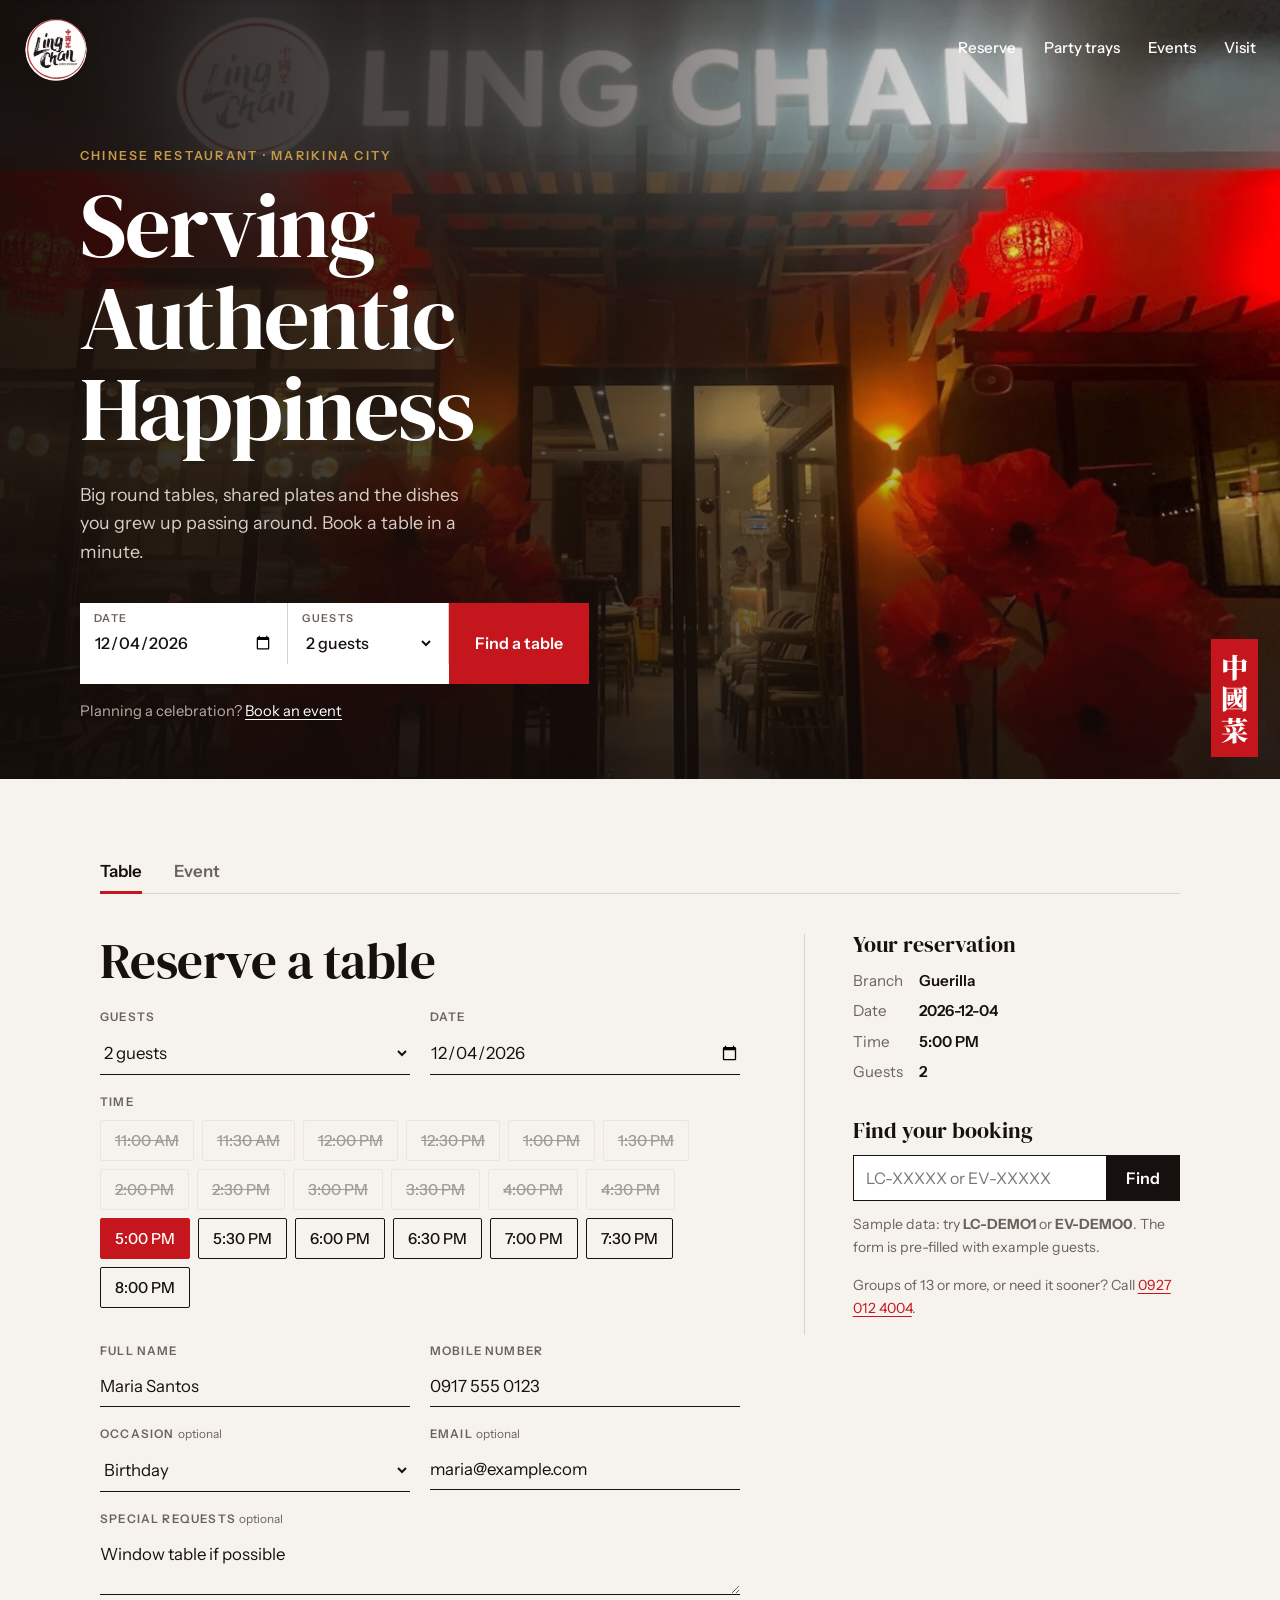
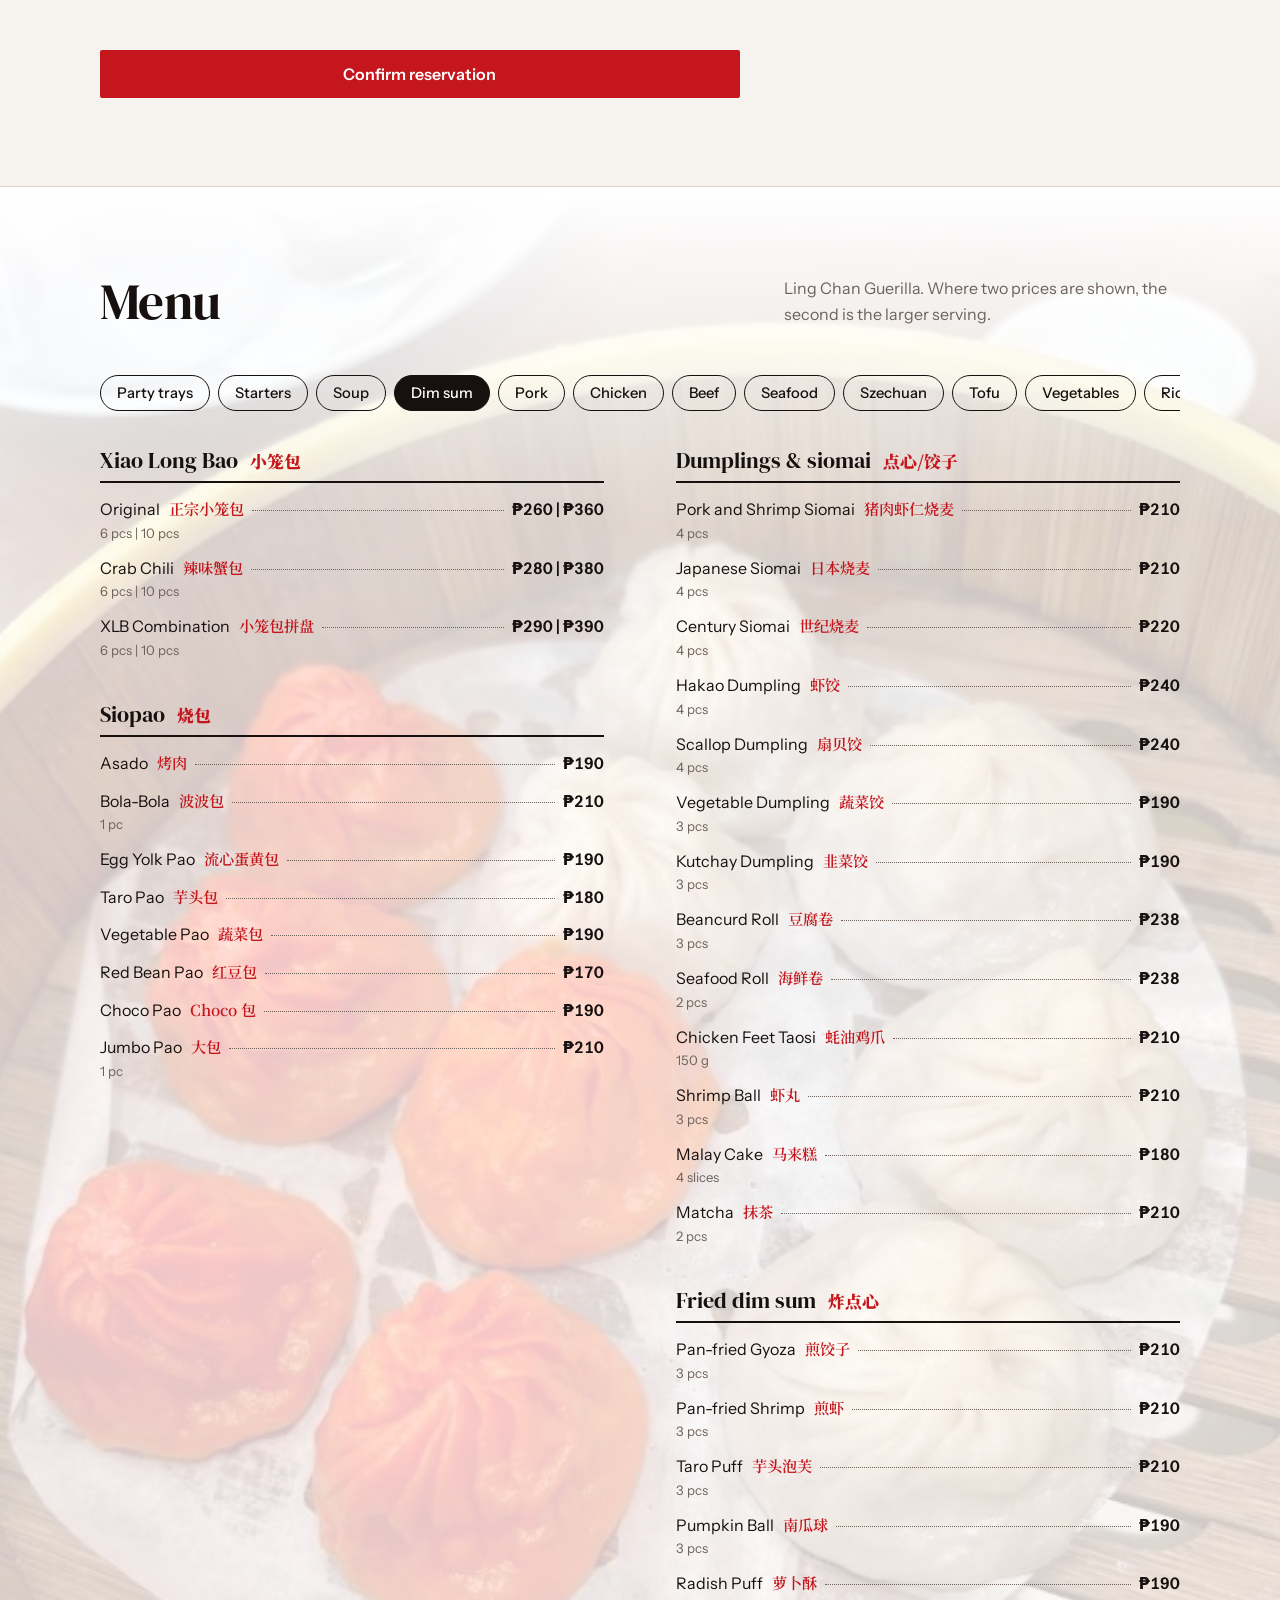
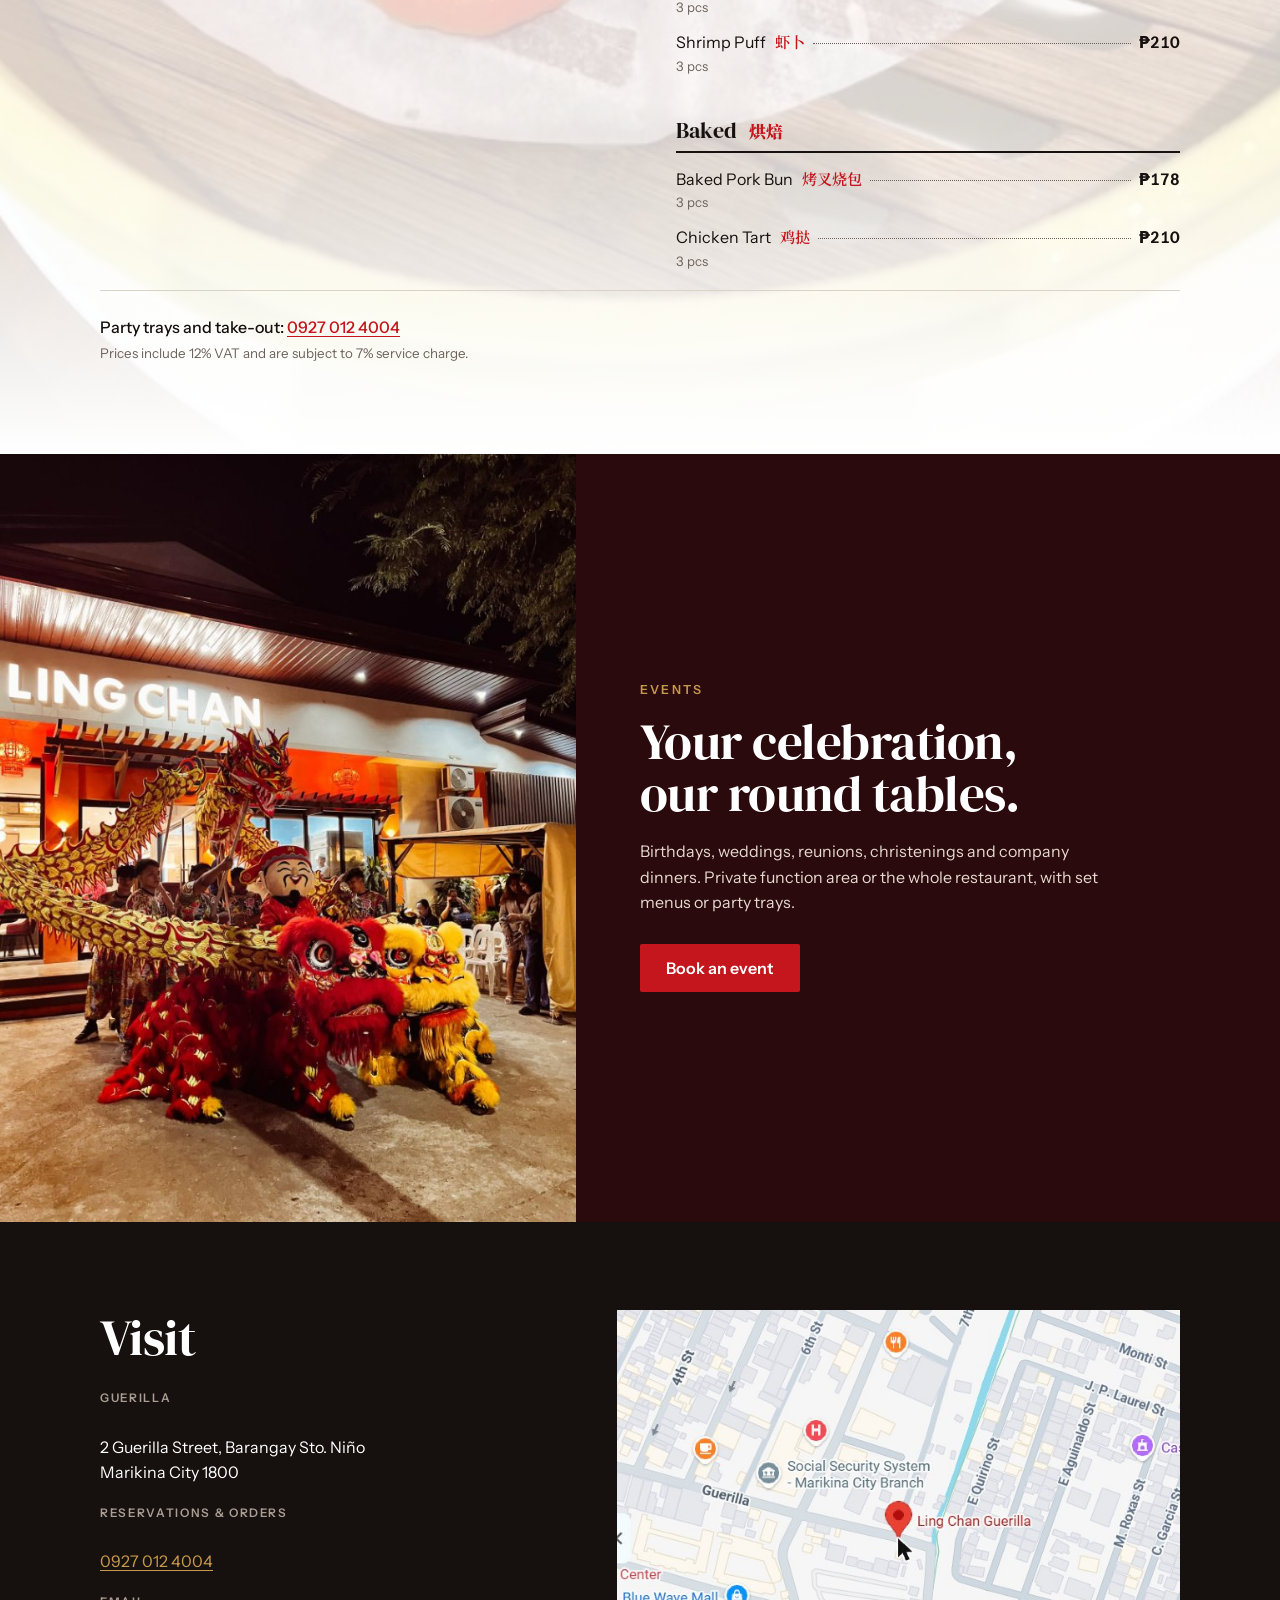
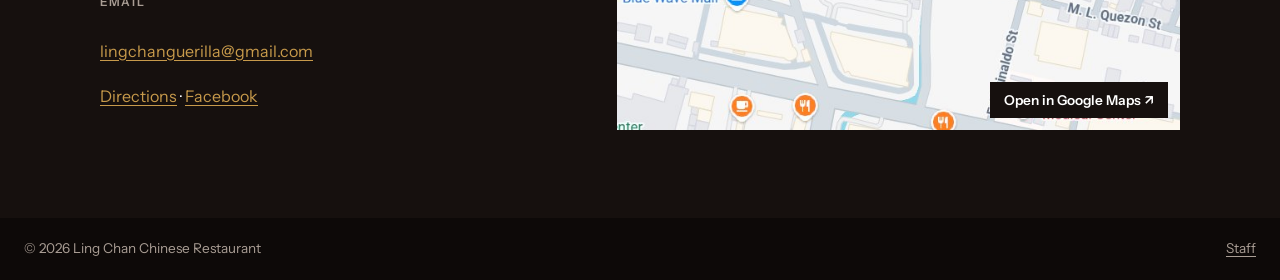
<file: index.html>
<!doctype html>
<html lang="en">
<head>
<meta charset="utf-8">
<meta name="viewport" content="width=device-width,initial-scale=1">
<title>Ling Chan Chinese Restaurant, Marikina</title>
<meta name="description" content="Ling Chan Chinese Restaurant in Marikina City. Reserve a table, book your event or order party trays.">
<link rel="icon" href="assets/logo.png">
<link rel="preconnect" href="https://fonts.googleapis.com">
<link rel="preconnect" href="https://fonts.gstatic.com" crossorigin>
<link rel="stylesheet" href="https://fonts.googleapis.com/css2?family=DM+Serif+Display&family=Instrument+Sans:wght@400;500;600&family=Noto+Serif+SC:wght@600;900&display=swap">
<link rel="stylesheet" href="styles.css">
</head>
<body>
<header class="top">
  <a class="brand" href="#" aria-label="Ling Chan home"><img src="assets/logo.png" alt="Ling Chan"></a>
  <nav aria-label="Main">
    <a href="#book" data-tab="table">Reserve</a>
    <a href="#menu">Party trays</a>
    <a href="#celebrate">Events</a>
    <a href="#visit">Visit</a>
  </nav>
</header>

<main>
  <section class="hero">
    <div class="hero-copy">
      <p class="kicker">Chinese Restaurant · Marikina City</p>
      <h1>Serving<br>Authentic<br>Happiness</h1>
      <p class="lead">Big round tables, shared plates and the dishes you grew up passing around. Book a table in a minute.</p>
      <form id="quick" class="quick" aria-label="Find a table">
        <input type="hidden" id="qBranch" value="Guerilla">
        <label>Date<input type="date" id="qDate"></label>
        <label>Guests<select id="qSize"></select></label>
        <button class="btn" type="submit">Find a table</button>
      </form>
      <p class="alt">Planning a celebration? <a href="#celebrate" data-tab="event">Book an event</a></p>
    </div>
    <span class="seal" aria-hidden="true" lang="zh-Hant">中<br>國<br>菜</span>
  </section>

  <section id="book" class="book">
    <div class="wrap">
      <div class="tabs" role="tablist">
        <button role="tab" id="tabTable" aria-selected="true" aria-controls="resForm">Table</button>
        <button role="tab" id="tabEvent" aria-selected="false" aria-controls="evForm">Event</button>
      </div>
      <div class="book-grid">
        <div>
          <form id="resForm" class="panel" role="tabpanel" aria-labelledby="tabTable" novalidate>
            <h2>Reserve a table</h2>
            <div class="row two">
              <input type="hidden" id="branch" value="Guerilla">
              <label>Guests<select id="size" required></select></label>
              <label>Date<input type="date" id="date" required></label>
            </div>
            <fieldset>
              <legend>Time</legend>
              <div id="slots" class="slots" role="radiogroup" aria-label="Available times"></div>
              <p id="slotMsg" class="hint"></p>
            </fieldset>
            <div class="row two">
              <label>Full name<input id="name" required autocomplete="name"></label>
              <label>Mobile number<input id="phone" type="tel" required placeholder="09XX XXX XXXX" autocomplete="tel"></label>
            </div>
            <div class="row two">
              <label>Occasion <span class="opt">optional</span>
                <select id="occasion"><option value="">None</option><option>Birthday</option><option>Anniversary</option><option>Family gathering</option><option>Business</option><option>Holiday party</option></select>
              </label>
              <label>Email <span class="opt">optional</span><input id="email" type="email" autocomplete="email"></label>
            </div>
            <label>Special requests <span class="opt">optional</span><textarea id="notes" rows="2" placeholder="High chair, allergies, birthday noodles"></textarea></label>
            <p id="err" class="err" role="alert"></p>
            <button class="btn wide" type="submit">Confirm reservation</button>
          </form>

          <form id="evForm" class="panel" role="tabpanel" aria-labelledby="tabEvent" novalidate hidden>
            <h2>Book an event</h2>
            <p class="sub">We hold your date right away and our events team calls to confirm the details.</p>
            <div class="row two">
              <input type="hidden" id="evBranch" value="Guerilla">
              <label>Event type
                <select id="evType"><option>Birthday</option><option>Wedding / Reception</option><option>Christening</option><option>Family reunion</option><option>Company event</option><option>Graduation</option><option>Other</option></select>
              </label>
              <label>Guests<input type="number" id="evGuests" min="10" max="150" value="30" required></label>
            </div>
            <div class="row two">
              <label>Date<input type="date" id="evDate" required></label>
              <fieldset>
                <legend>Session</legend>
                <div id="evSessions" class="slots" role="radiogroup" aria-label="Event session"></div>
              </fieldset>
            </div>
            <p id="evSlotMsg" class="hint"></p>
            <div class="row two">
              <label>Set-up
                <select id="evSetup"><option>Function area (private)</option><option>Whole restaurant buy-out</option><option>Not sure yet</option></select>
              </label>
              <label>Food
                <select id="evFood"><option>Set menu per head</option><option>Party trays</option><option>À la carte</option><option>Not sure yet</option></select>
              </label>
            </div>
            <div class="row two">
              <label>Contact name<input id="evName" required autocomplete="name"></label>
              <label>Mobile number<input id="evPhone" type="tel" required placeholder="09XX XXX XXXX" autocomplete="tel"></label>
            </div>
            <label>Email <span class="opt">optional</span><input id="evEmail" type="email" autocomplete="email"></label>
            <label>Details <span class="opt">optional</span><textarea id="evNotes" rows="3" placeholder="Program, sound system, cake, decorations, budget"></textarea></label>
            <p id="evErr" class="err" role="alert"></p>
            <button class="btn wide" type="submit">Request event booking</button>
          </form>
        </div>

        <aside class="side">
          <div id="summary" class="sum"></div>
          <h3>Find your booking</h3>
          <form id="lookup" class="lookup">
            <input id="code" placeholder="LC-XXXXX or EV-XXXXX" aria-label="Confirmation code">
            <button class="btn dark" type="submit">Find</button>
          </form>
          <p id="demoHint" class="hint" hidden>Sample data: try <b>LC-DEMO1</b> or <b>EV-DEMO0</b>. The form is pre-filled with example guests.</p>
          <div id="found"></div>
          <p class="hint">Groups of 13 or more, or need it sooner? Call <a href="tel:+639270124004">0927 012 4004</a>.</p>
        </aside>
      </div>
    </div>
  </section>

  <section id="menu" class="menu">
    <div class="wrap">
      <header class="menu-head">
        <h2>Menu</h2>
        <p>Ling Chan Guerilla. Where two prices are shown, the second is the larger serving.</p>
      </header>
      <div id="menuTabs" class="menu-tabs" role="group" aria-label="Menu categories"></div>
      <p id="menuNote" class="menu-note"></p>      <div id="menuGrid" class="menu-cols"></div>
      <p class="order">Party trays and take-out: <a href="tel:+639270124004">0927 012 4004</a><br><small>Prices include 12% VAT and are subject to 7% service charge.</small></p>
    </div>
  </section>

  <section id="celebrate" class="celebrate">
    <img src="assets/storefront.jpg" alt="A lion dance in front of the lit Ling Chan sign">
    <div class="celebrate-in">
      <p class="kicker">Events</p>
      <h2>Your celebration, our round tables.</h2>
      <p>Birthdays, weddings, reunions, christenings and company dinners. Private function area or the whole restaurant, with set menus or party trays.</p>
      <a class="btn" href="#book" data-tab="event">Book an event</a>
    </div>
  </section>

  <section id="visit" class="visit">
    <div class="wrap visit-grid">
      <div>
        <h2>Visit</h2>
        <address>
          <b>Guerilla</b><br>2 Guerilla Street, Barangay Sto. Niño<br>Marikina City 1800
        </address>
        <p><b>Reservations &amp; orders</b><br><a href="tel:+639270124004">0927 012 4004</a></p>
        <p><b>Email</b><br><a href="mailto:lingchanguerilla@gmail.com">lingchanguerilla@gmail.com</a></p>
        <p class="links"><a href="https://www.google.com/maps/search/?api=1&query=2+Guerilla+Street+Sto.+Nino+Marikina+City" target="_blank" rel="noopener">Directions</a> · <a href="https://www.facebook.com/p/Ling-Chan-61566582730433/" target="_blank" rel="noopener">Facebook</a></p>
      </div>
      <a class="map" href="https://www.google.com/maps/search/?api=1&query=Ling+Chan+Guerilla+Marikina" target="_blank" rel="noopener" aria-label="Open Ling Chan Guerilla in Google Maps">
        <img src="assets/map.jpg" alt="Google Map showing Ling Chan Guerilla on Guerilla Street, Marikina" loading="lazy">
        <span>Open in Google Maps ↗</span>
      </a>
    </div>
  </section>
</main>

<footer><span>© <span id="yr"></span> Ling Chan Chinese Restaurant</span><a href="admin.html">Staff</a></footer>

<div id="modal" class="modal" hidden>
  <div class="modal-in" role="dialog" aria-modal="true" aria-labelledby="mTitle">
    <h3 id="mTitle">Reservation confirmed</h3>
    <div id="mBody"></div>
    <button class="btn wide" id="mClose">Done</button>
  </div>
</div>
<script src="store.js"></script>
<script src="menu.js"></script>
<script src="app.js"></script>
</body>
</html>
</file>
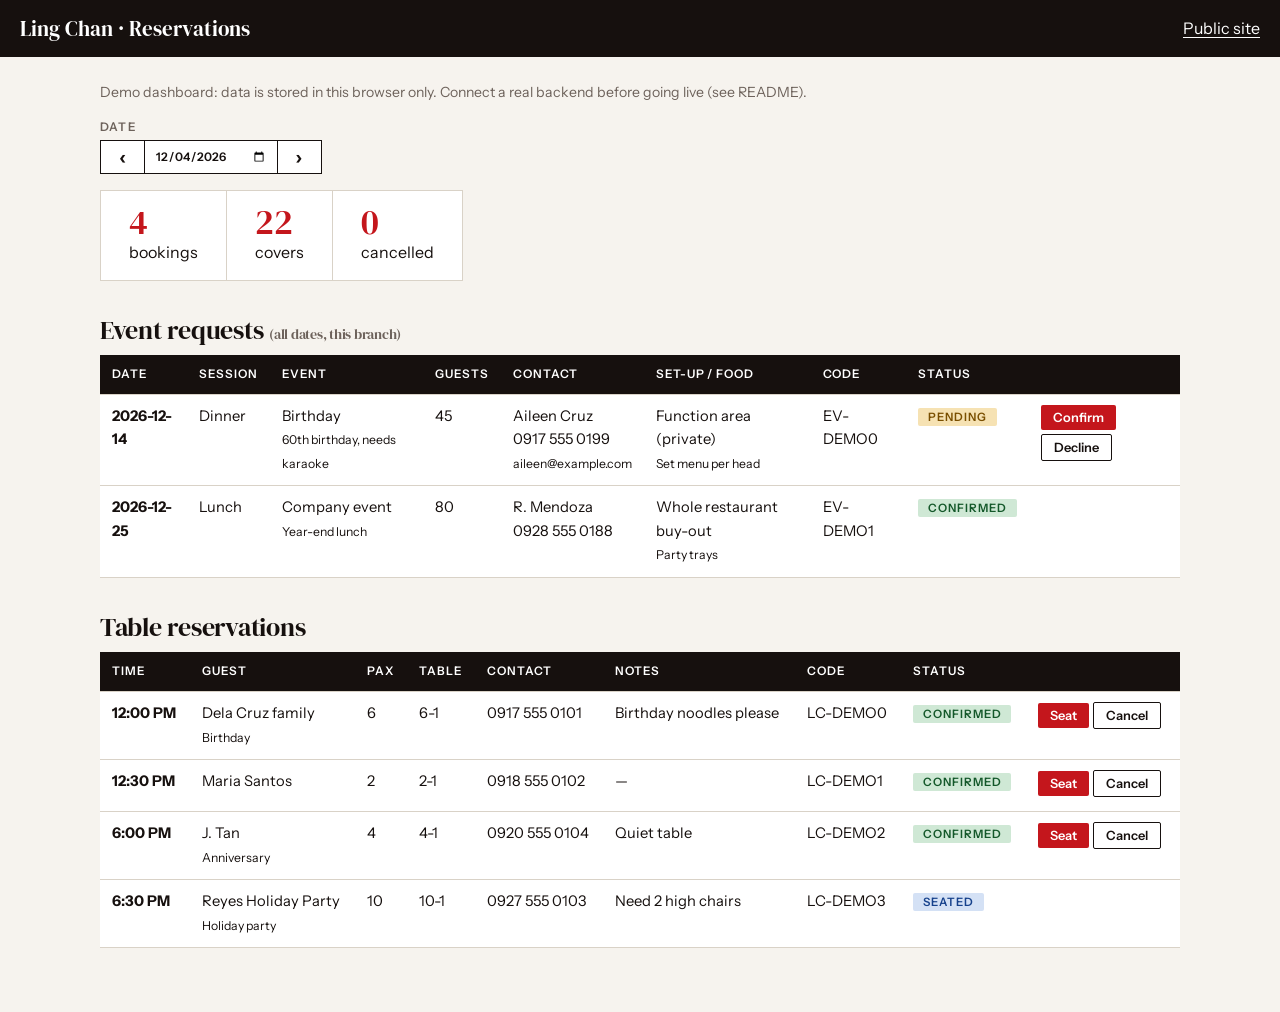
<file: admin.html>
<!doctype html>
<html lang="en"><head><meta charset="utf-8"><meta name="viewport" content="width=device-width,initial-scale=1">
<title>Ling Chan — Reservations (Staff)</title><link rel="icon" href="assets/logo.png"><link rel="stylesheet" href="https://fonts.googleapis.com/css2?family=DM+Serif+Display&family=Instrument+Sans:wght@400;500;600&display=swap"><link rel="stylesheet" href="styles.css"></head>
<body>
<header class="admin-top"><b>Ling Chan · Reservations</b><a href="index.html">Public site</a></header>
<div class="admin">
  <p class="hint">Demo dashboard: data is stored in this browser only. Connect a real backend before going live (see README).</p>
  <div class="tools">
    <input type="hidden" id="fb" value="Guerilla">
    <label class="datepick">Date
      <span class="dayrow"><button type="button" class="step" id="prev" aria-label="Previous day">‹</button><input type="date" id="fd"><button type="button" class="step" id="next" aria-label="Next day">›</button></span>
    </label>
  </div>
  <div class="stats" id="stats"></div>
  <h2>Event requests <small class="hint">(all dates, this branch)</small></h2>
  <div class="tablewrap"><table class="stack"><thead><tr><th>Date</th><th>Session</th><th>Event</th><th>Guests</th><th>Contact</th><th>Set-up / food</th><th>Code</th><th>Status</th><th></th></tr></thead><tbody id="evRows"></tbody></table></div>
  <h2>Table reservations</h2>
  <div class="tablewrap"><table class="stack"><thead><tr><th>Time</th><th>Guest</th><th>Pax</th><th>Table</th><th>Contact</th><th>Notes</th><th>Code</th><th>Status</th><th></th></tr></thead><tbody id="rows"></tbody></table></div>
</div>
<script src="store.js"></script>
<script>
const $=id=>document.getElementById(id);
const esc=s=>String(s??'').replace(/[&<>"']/g,c=>({'&':'&amp;','<':'&lt;','>':'&gt;','"':'&quot;',"'":'&#39;'}[c]));
const iso=d=>new Date(d-d.getTimezoneOffset()*6e4).toISOString().slice(0,10);
const shift=n=>{const d=new Date($('fd').value+'T12:00:00');d.setDate(d.getDate()+n);$('fd').value=iso(d);draw();};
$('fd').value=iso(new Date());
// Each cell carries its column name so the table can turn into stacked cards on phones.
const td=(label,html,cls='')=>`<td data-label="${label}"${cls?` class="${cls}"`:''}>${html}</td>`;
function draw(){
  const list=Store.all().filter(r=>r.branch===$('fb').value&&r.date===$('fd').value).sort((a,b)=>a.time.localeCompare(b.time));
  const live=list.filter(r=>r.status!=='cancelled');
  $('stats').innerHTML=`<div><b>${live.length}</b>bookings</div><div><b>${live.reduce((s,r)=>s+r.size,0)}</b>covers</div><div><b>${list.length-live.length}</b>cancelled</div>`;
  $('rows').innerHTML=list.map(r=>`<tr>`+
    td('Time',`<b>${Store.label(r.time)}</b>`,'main')+
    td('Guest',`${esc(r.name)}${r.occasion?'<br><small>'+esc(r.occasion)+'</small>':''}`)+
    td('Pax',r.size)+td('Table',esc(r.table))+
    td('Contact',`${esc(r.phone)}${r.email?'<br><small>'+esc(r.email)+'</small>':''}`)+
    td('Notes',esc(r.notes)||'—')+td('Code',esc(r.code))+
    td('Status',`<span class="status ${r.status}">${r.status}</span>`)+
    td('',r.status==='confirmed'?`<button class="btn" data-id="${r.id}" data-s="seated">Seat</button><button class="btn ghost" data-id="${r.id}" data-s="cancelled">Cancel</button>`:'','act')+`</tr>`).join('')||'<tr><td colspan="9" class="empty">No reservations for this day.</td></tr>';
  const evs=Store.events().filter(e=>e.branch===$('fb').value).sort((a,b)=>a.date.localeCompare(b.date));
  $('evRows').innerHTML=evs.map(e=>`<tr>`+
    td('Date',`<b>${esc(e.date)}</b>`,'main')+
    td('Session',esc(Store.sessionLabel(e.session).split(' · ')[0]))+
    td('Event',`${esc(e.type)}${e.notes?'<br><small>'+esc(e.notes)+'</small>':''}`)+
    td('Guests',e.guests)+
    td('Contact',`${esc(e.name)}<br>${esc(e.phone)}${e.email?'<br><small>'+esc(e.email)+'</small>':''}`)+
    td('Set-up / food',`${esc(e.setup)}<br><small>${esc(e.food)}</small>`)+
    td('Code',esc(e.code))+
    td('Status',`<span class="status ${e.status}">${e.status}</span>`)+
    td('',e.status==='pending'?`<button class="btn" data-ev="${e.id}" data-s="confirmed">Confirm</button><button class="btn ghost" data-ev="${e.id}" data-s="declined">Decline</button>`:'','act')+`</tr>`).join('')||'<tr><td colspan="9" class="empty">No event requests.</td></tr>';
}
$('evRows').onclick=e=>{const b=e.target.closest('button');if(b){Store.setEventStatus(b.dataset.ev,b.dataset.s);draw();}};
$('rows').onclick=e=>{const b=e.target.closest('button');if(b){Store.setStatus(b.dataset.id,b.dataset.s);draw();}};
$('prev').onclick=()=>shift(-1);$('next').onclick=()=>shift(1);
$('fb').onchange=$('fd').onchange=draw;addEventListener('storage',draw);draw();
</script></body></html>
</file>
<file: styles.css>
/* Ling Chan — brush-ink identity: lacquer black, paper, one vermilion. Flat, hairline, no card shadows. */
:root{
  --ink:#16100e;--ink-2:#2a201c;--paper:#f6f3ee;--white:#fff;--seal:#c4161c;--seal-d:#9d1015;--gold:#c79a4b;
  --muted:#6d625b;--line:#d9d2c7;--line-d:#3a2e29;
  --display:"DM Serif Display",Georgia,serif;--body:"Instrument Sans",system-ui,"Segoe UI",sans-serif;--zh:"Noto Serif SC","Songti TC",serif;
}
*{box-sizing:border-box}html{scroll-behavior:smooth}
body{margin:0;font:400 16px/1.6 var(--body);color:var(--ink);background:var(--paper);-webkit-font-smoothing:antialiased}
a{color:var(--seal);text-underline-offset:3px}a:hover{color:var(--seal-d)}
h1,h2,h3{font-family:var(--display);font-weight:400;line-height:1.02;margin:0;text-wrap:balance}
h2{font-size:clamp(2rem,4.5vw,3.2rem);letter-spacing:-.01em}
h3{font-size:1.4rem}
.wrap{max-width:1120px;margin:0 auto;padding:0 max(20px,env(safe-area-inset-left,0px))}
.kicker{font:600 .78rem/1 var(--body);letter-spacing:.18em;text-transform:uppercase;color:var(--gold);margin:0 0 18px}
:focus-visible{outline:2px solid var(--gold);outline-offset:2px}

/* header */
.top{position:absolute;inset:0 0 auto 0;z-index:5;display:flex;justify-content:space-between;align-items:center;padding:18px max(24px,env(safe-area-inset-left,0px));color:#fff}
.brand img{display:block;width:64px;height:64px;border-radius:50%;clip-path:circle(48%);background:#fff}
.top nav{display:flex;gap:28px}
.top nav a{color:#fff;text-decoration:none;font-weight:500;font-size:.95rem;border-bottom:1px solid transparent;padding-bottom:2px}
.top nav a:hover{border-color:var(--gold)}

/* hero */
/* hero: the restaurant front is the first thing seen */
.hero{position:relative;min-height:min(86vh,760px);display:flex;align-items:flex-end;color:#fff;background:
  linear-gradient(90deg,rgba(18,12,10,.9) 0%,rgba(18,12,10,.72) 38%,rgba(18,12,10,.18) 72%,rgba(18,12,10,0) 100%),
  linear-gradient(0deg,rgba(18,12,10,.7) 0%,rgba(18,12,10,0) 45%),
  url(assets/front.jpg) center 28%/cover no-repeat,var(--ink)}
.hero-copy{width:100%;max-width:640px;padding:150px max(24px,4vw) 56px max(24px,calc((100vw - 1120px)/2))}
.hero h1{font-size:clamp(3rem,7vw,5.8rem);letter-spacing:-.02em;margin-bottom:26px}
.lead{max-width:34ch;font-size:1.12rem;color:#d8cfc6;margin:0 0 36px}
.quick{display:grid;grid-template-columns:1.3fr 1fr auto;gap:0;background:var(--white);color:var(--ink);align-items:end;max-width:640px}
.quick label{display:block;padding:10px 14px 8px;font:600 .68rem/1 var(--body);letter-spacing:.12em;text-transform:uppercase;color:var(--muted);border-right:1px solid var(--line)}
.quick select,.quick input{display:block;width:100%;margin-top:6px;border:0;background:transparent;font:500 1rem var(--body);color:var(--ink);padding:2px 0;border-radius:0}
.quick .btn{align-self:stretch;border-radius:0;padding:0 26px}
.alt{margin:16px 0 0;color:#b9aea5;font-size:.92rem}.alt a{color:#fff}
.seal{position:absolute;right:22px;bottom:22px;background:var(--seal);color:#fff;font:900 1.7rem/1.15 var(--zh);padding:12px 10px;text-align:center}

/* buttons */
.btn{display:inline-block;background:var(--seal);color:#fff!important;border:0;border-radius:2px;padding:14px 26px;font:600 1rem var(--body);text-decoration:none;cursor:pointer;text-align:center}
.btn:hover{background:var(--seal-d)}.btn.dark{background:var(--ink)}.btn.dark:hover{background:var(--ink-2)}.btn.wide{width:100%;margin-top:10px}

/* booking */
.book{padding:72px 0 88px}
.tabs{display:flex;gap:32px;border-bottom:1px solid var(--line);margin-bottom:40px}
.tabs button{background:none;border:0;border-bottom:3px solid transparent;margin-bottom:-1px;padding:10px 0;font:600 1.05rem var(--body);color:var(--muted);cursor:pointer}
.tabs button[aria-selected=true]{color:var(--ink);border-color:var(--seal)}
.book-grid{display:grid;grid-template-columns:minmax(0,1.7fr) minmax(0,1fr);gap:64px}
.panel[hidden]{display:none}
.panel h2{margin-bottom:8px}.sub{color:var(--muted);margin:0 0 24px}.panel>h2+.row{margin-top:24px}
.row{display:grid;grid-template-columns:repeat(3,minmax(0,1fr));gap:20px}.row.two{grid-template-columns:repeat(2,minmax(0,1fr))}
label{display:block;font:600 .74rem/1.2 var(--body);letter-spacing:.1em;text-transform:uppercase;color:var(--muted);margin-bottom:20px}
.opt{text-transform:none;letter-spacing:0;font-weight:400}
.panel input,.panel select,.panel textarea{display:block;width:100%;margin-top:8px;padding:10px 0;font:400 1.05rem var(--body);color:var(--ink);background:transparent;border:0;border-bottom:1px solid var(--ink);border-radius:0}
.panel input:focus,.panel select:focus,.panel textarea:focus{outline:0;border-color:var(--seal);box-shadow:0 1px 0 var(--seal)}
fieldset{border:0;padding:0;margin:0 0 20px;min-width:0}
legend{padding:0;font:600 .74rem/1.2 var(--body);letter-spacing:.1em;text-transform:uppercase;color:var(--muted);margin-bottom:10px}
.slots{display:flex;flex-wrap:wrap;gap:8px}
.slot{min-width:84px;padding:10px 14px;border:1px solid var(--ink);color:var(--ink);background:transparent;border-radius:2px;cursor:pointer;font:500 .95rem var(--body)}
.slot:hover:not(:disabled){background:var(--ink);color:#fff}
.slot[aria-checked=true]{background:var(--seal);border-color:var(--seal);color:#fff}
.slot:disabled{opacity:.38;cursor:not-allowed;text-decoration:line-through;border-color:var(--line)}
.hint{color:var(--muted);font-size:.88rem;margin:0 0 16px}
.err{color:var(--seal);font-weight:600;min-height:1.3em;margin:4px 0}
.side{border-left:1px solid var(--line);padding-left:48px;align-self:start}
.side h3{margin:0 0 12px}
.sum{margin-bottom:36px}.sum h3{margin-bottom:12px}
.sum dl{display:grid;grid-template-columns:auto 1fr;gap:6px 16px;margin:0;font-size:.95rem}.sum dt{color:var(--muted)}.sum dd{margin:0;font-weight:600}
.lookup{display:flex;gap:0;margin-bottom:12px}
.lookup input{flex:1;min-width:0;padding:12px;border:1px solid var(--ink);border-right:0;border-radius:0;background:var(--white);font:400 1rem var(--body);color:var(--ink)}
.lookup .btn{border-radius:0;padding:12px 20px}
.status{display:inline-block;padding:2px 10px;border-radius:2px;font:600 .72rem var(--body);letter-spacing:.08em;text-transform:uppercase;background:var(--line);color:var(--ink)}
.status.confirmed{background:#cfe8d5;color:#14582a}.status.pending{background:#f6e2b3;color:#7a4f00}.status.cancelled,.status.declined{background:#f3cfd1;color:#8d1117}.status.seated{background:#d4e1f5;color:#17428c}
#found p{margin:0 0 12px}

/* menu — printed-menu style, dotted leaders */
.menu{background:var(--white);padding:88px 0;border-top:1px solid var(--line)}
.menu-head{display:flex;justify-content:space-between;align-items:end;gap:32px;flex-wrap:wrap;margin-bottom:48px}
.menu-head p{max-width:36ch;margin:0;color:var(--muted)}
.menu-cols{columns:2;column-gap:72px}
.cat{break-inside:avoid;margin-bottom:36px}
.cat h3{display:flex;align-items:baseline;gap:12px;border-bottom:2px solid var(--ink);padding-bottom:8px;margin-bottom:8px}
.cat h3 span{font:900 1.05rem var(--zh);color:var(--seal)}
.cat li{list-style:none;display:flex;align-items:baseline;gap:8px;padding:6px 0}
.cat ul{margin:0;padding:0}
.cat .dots{flex:1;border-bottom:1px dotted var(--muted);transform:translateY(-4px);min-width:16px}
.price{font-weight:600;font-variant-numeric:tabular-nums;white-space:nowrap}
.cat small{display:block;color:var(--muted);font-size:.82rem}
.cat li em{font:600 .95rem var(--zh);font-style:normal;color:var(--seal);margin-left:6px}
.menu-tabs{display:flex;gap:8px;overflow-x:auto;padding-bottom:10px;margin-bottom:28px;scrollbar-width:thin}
.menu-tabs button{flex:none;padding:8px 16px;border:1px solid var(--ink);background:transparent;color:var(--ink);border-radius:999px;font:500 .92rem var(--body);cursor:pointer}
.menu-tabs button:hover{background:var(--paper)}
.menu-tabs button[aria-pressed=true]{background:var(--ink);color:#fff}
/* faint food photo behind the menu; the text sits above it */
.menu{position:relative;isolation:isolate;overflow:hidden}
.menu::before{content:"";position:absolute;inset:0;z-index:-1;background:var(--menu-bg,none) center/cover no-repeat;opacity:.22;transition:opacity .3s}
.menu::after{content:"";position:absolute;inset:0;z-index:-1;background:linear-gradient(180deg,var(--white) 0%,rgba(255,255,255,0) 18%,rgba(255,255,255,0) 82%,var(--white) 100%)}
.menu-note{margin:-8px 0 24px;color:var(--seal);font-weight:600}.menu-note:empty{display:none}
.order small{color:var(--muted);font-weight:400}
.order{margin:12px 0 0;padding-top:24px;border-top:1px solid var(--line);font-weight:500}

/* events band */
.celebrate{position:relative;display:grid;grid-template-columns:minmax(0,.9fr) minmax(0,1.1fr);background:var(--lacquer,#2b0709);background:#2a0a0c;color:#fff}
.celebrate img{width:100%;height:100%;min-height:420px;object-fit:cover;display:block}
.celebrate-in{padding:72px max(24px,5vw);align-self:center;max-width:620px}
.celebrate h2{margin-bottom:20px}.celebrate p:not(.kicker){color:#e6d9d0;margin:0 0 28px}

/* visit */
.visit{background:var(--ink);color:#fff;padding:88px 0}
.visit-grid{display:grid;grid-template-columns:minmax(0,1fr) minmax(0,1.2fr);gap:48px;align-items:center}
.map{position:relative;display:block;color:#fff}
.map img{display:block;width:100%;height:clamp(280px,42vw,420px);object-fit:cover;object-position:50% 45%}
.map span{position:absolute;right:12px;bottom:12px;background:var(--ink);color:#fff;font:600 .85rem var(--body);padding:10px 14px}
.map:hover span{background:var(--seal)}
.visit h2{margin-bottom:28px}.visit address{font-style:normal;margin-bottom:20px}.visit p{margin:0 0 20px}
.visit a{color:var(--gold)}.visit b{display:block;font:600 .74rem var(--body);letter-spacing:.14em;text-transform:uppercase;color:#a99d94;margin-bottom:4px}
.visit address b{display:block}
.big{font:900 clamp(5rem,16vw,12rem)/1 var(--zh);color:var(--seal);margin:0;writing-mode:vertical-rl;letter-spacing:.05em}
footer{display:flex;justify-content:space-between;gap:16px;padding:20px max(24px,env(safe-area-inset-left,0px));background:#0d0908;color:#a99d94;font-size:.85rem}
footer a{color:#a99d94}

/* modal */
.modal{position:fixed;inset:0;background:rgba(10,6,5,.7);display:grid;place-items:center;padding:16px;z-index:50}
.modal[hidden]{display:none}.modal-in{background:var(--paper);max-width:440px;width:100%;padding:36px;border-top:6px solid var(--seal)}
.modal-in h3{font-size:2rem;margin-bottom:12px}
.code{font:600 2.2rem var(--body);letter-spacing:.14em;color:var(--seal);text-align:center;margin:18px 0;padding:14px;border:1px dashed var(--seal);font-variant-numeric:tabular-nums}
.center{text-align:center}

/* staff */
.admin{max-width:1120px;margin:0 auto;padding:24px max(20px,env(safe-area-inset-left,0px)) 64px}
.admin-top{display:flex;justify-content:space-between;align-items:center;padding:14px max(20px,env(safe-area-inset-left,0px));background:var(--ink);color:#fff}
.admin-top a{color:#fff}.admin-top b{font:400 1.3rem var(--display)}
.admin h2{font-size:1.6rem;margin:36px 0 12px}
.admin table{width:100%;border-collapse:collapse;background:var(--white)}
.admin th,.admin td{padding:10px 12px;text-align:left;border-bottom:1px solid var(--line);font-size:.92rem;vertical-align:top}
.admin th{background:var(--ink);color:#fff;font-weight:600;font-size:.74rem;letter-spacing:.08em;text-transform:uppercase}
.stats{display:flex;gap:0;margin:16px 0;border:1px solid var(--line);background:var(--white);width:max-content;max-width:100%}
.stats>div{padding:14px 28px;border-right:1px solid var(--line)}.stats>div:last-child{border:0}
.stats b{display:block;font:400 2.2rem/1 var(--display);color:var(--seal)}
.tools{display:flex;gap:20px;flex-wrap:wrap;margin:16px 0}.tools label{margin:0}
.tools select,.tools input{display:block;margin-top:6px;padding:8px 10px;border:1px solid var(--ink);background:var(--white);font:inherit;border-radius:0;color:var(--ink)}
td .btn{padding:5px 12px;font-size:.8rem;margin:0 4px 4px 0}
td .btn.ghost{background:transparent;border:1px solid var(--ink);color:var(--ink)!important}
.tablewrap{overflow-x:auto}
.dayrow{display:flex;align-items:stretch;margin-top:6px}.dayrow input{margin:0;border-radius:0}
.step{width:44px;border:1px solid var(--ink);background:var(--white);color:var(--ink);font:600 1.3rem var(--body);cursor:pointer}
.step:first-child{border-right:0}.step:last-child{border-left:0}
.admin .empty{text-align:center;color:var(--muted);padding:24px}
@media(max-width:760px){
  .admin{padding-top:16px}
  .tools{display:grid;grid-template-columns:1fr;gap:12px}.tools select,.tools input{width:100%;min-height:44px;font-size:1rem}
  .dayrow input{flex:1;min-width:0}.step{width:52px}
  .stats{width:100%}.stats>div{flex:1;padding:12px 10px;text-align:center}.stats b{font-size:1.8rem}
  /* tables become stacked cards */
  .admin table.stack,.admin table.stack tbody,.admin table.stack tr,.admin table.stack td{display:block;width:100%}
  .admin table.stack thead{display:none}
  .admin table.stack tr{background:var(--white);border:1px solid var(--line);border-left:4px solid var(--seal);margin:0 0 12px;padding:6px 14px 12px}
  .admin table.stack td{display:flex;justify-content:space-between;gap:16px;border:0;border-bottom:1px solid var(--line);padding:8px 0;text-align:right}
  .admin table.stack td::before{content:attr(data-label);flex:none;color:var(--muted);font:600 .72rem var(--body);letter-spacing:.08em;text-transform:uppercase;text-align:left;padding-top:2px}
  .admin table.stack td.main{font-size:1.1rem;border-bottom:2px solid var(--ink)}
  .admin table.stack td.act{border:0;padding-top:12px;gap:8px}.admin table.stack td.act::before{display:none}
  .admin table.stack td.act:empty{display:none}
  .admin table.stack td.act .btn{flex:1;margin:0;padding:12px 8px;font-size:.95rem}
  .admin table.stack td.empty{display:block;text-align:center}.admin table.stack td.empty::before{display:none}
  .admin table.stack tr:has(td.empty){border-left-color:var(--line)}
  .admin-top{padding-block:12px}
}

@media(max-width:860px){
  .hero{display:block;min-height:0;background:var(--ink)}
  .hero::before{content:"";display:block;height:62vw;min-height:230px;max-height:420px;background:url(assets/front.jpg) center 30%/cover no-repeat}
  .hero-copy{max-width:none;padding:32px max(20px,env(safe-area-inset-left,0px)) 40px}.seal{display:none}
  .quick{max-width:none}
  .top{position:sticky;top:env(safe-area-inset-top,0px);background:var(--ink);padding:10px max(16px,env(safe-area-inset-left,0px))}.top nav{gap:16px}.top nav a:nth-child(2),.top nav a:nth-child(3){display:none}
  .brand img{width:48px;height:48px}
  .menu-photos{grid-auto-flow:row}
  .quick{grid-template-columns:1fr 1fr}.quick label{border-bottom:1px solid var(--line)}.quick label:nth-of-type(2){border-right:0}.quick .btn{grid-column:1/-1;padding:16px}
  .book-grid{grid-template-columns:1fr;gap:40px}.side{border-left:0;border-top:1px solid var(--line);padding:32px 0 0}
  .row,.row.two{grid-template-columns:1fr}
  .menu-cols{columns:1}.celebrate{grid-template-columns:1fr}.celebrate img{min-height:280px}
  .visit-grid{grid-template-columns:1fr;gap:32px}.map img{height:300px}
}
@media(prefers-reduced-motion:reduce){html{scroll-behavior:auto}}
input[type=hidden]{display:none!important}
</file>
